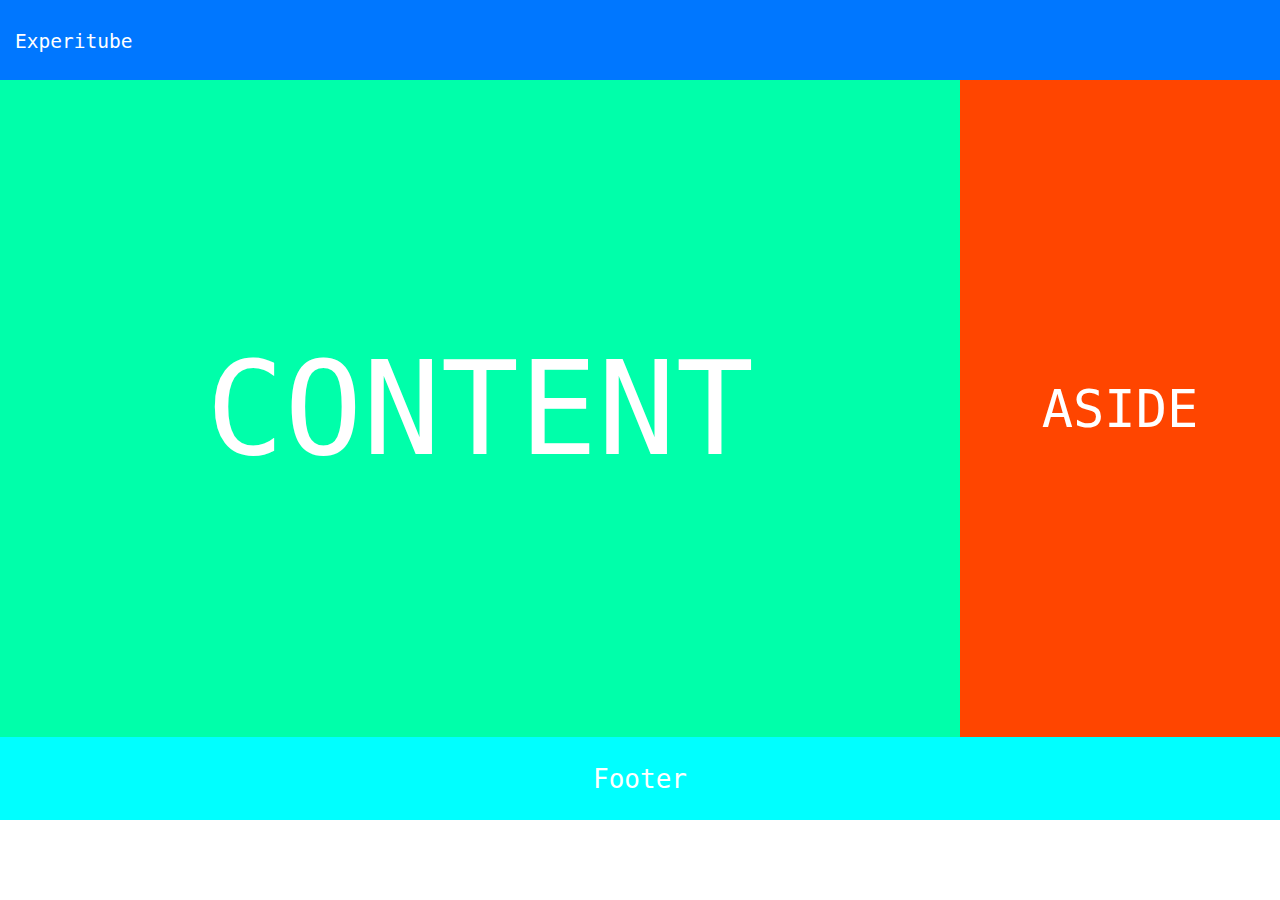
<file: Experitube/index.html>
<!DOCTYPE html>
<html lang="en">
<head>
    <meta charset="UTF-8">
    <meta http-equiv="X-UA-Compatible" content="IE=edge">
    <meta name="viewport" content="width=device-width, initial-scale=1.0">
    <title>Experitube</title>
    <link rel="stylesheet" href="style.css">
</head>
<body>
    <header>
        <p>Experitube</p>
    </header>
    <div class="main">
        <div class="left">
            <p>CONTENT</p>
        </div>
        <div class="right">
            <p>ASIDE</p>
        </div>
    </div>
    <footer>
        <p>Footer</p>
    </footer>
</body>
</html>
</file>
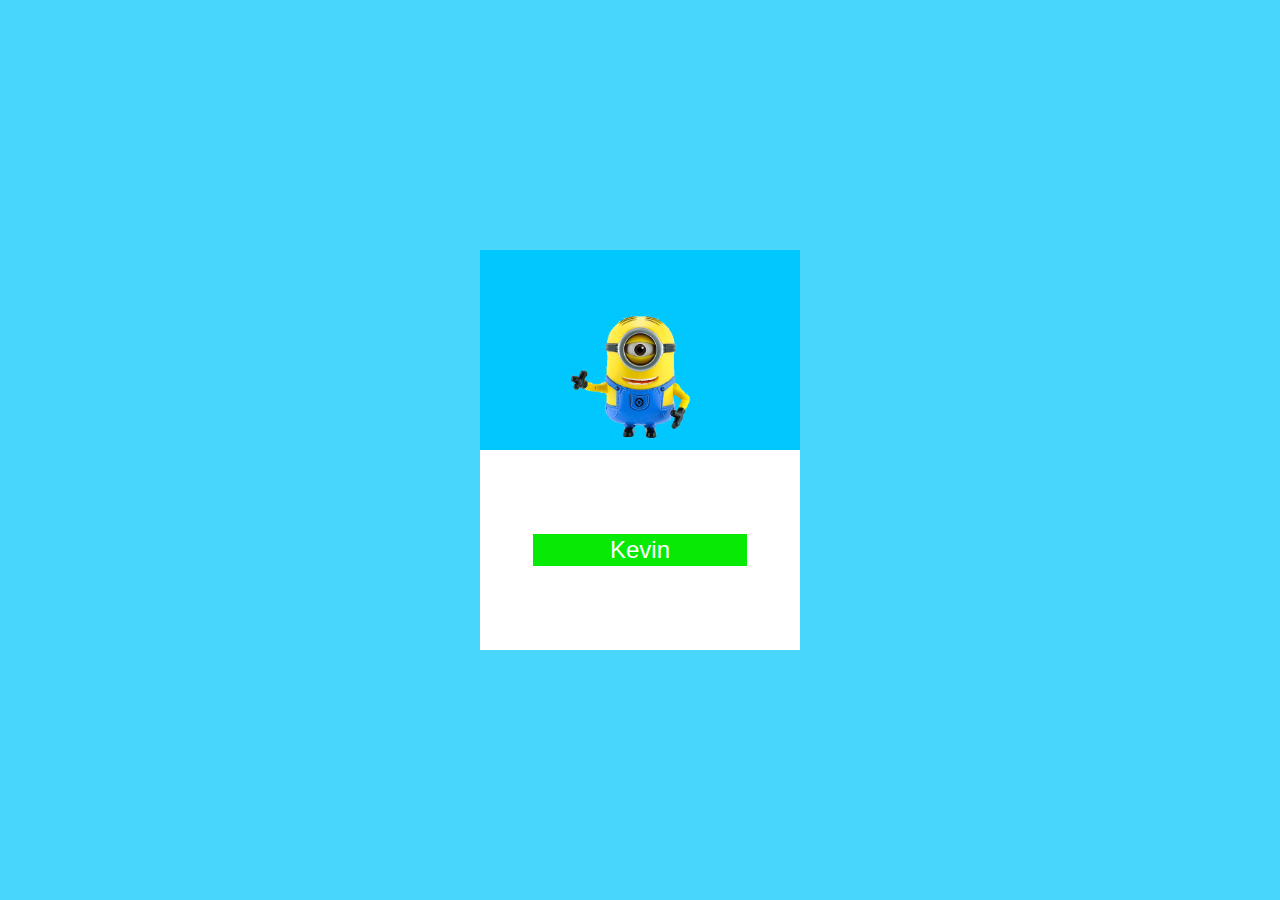
<file: minion-kevin/index.html>
<!DOCTYPE html>
<html lang="en">
<head>
    <meta charset="UTF-8">
    <meta http-equiv="X-UA-Compatible" content="IE=edge">
    <meta name="viewport" content="width=device-width, initial-scale=1.0">
    <title>exercise 6</title>
    <link rel="stylesheet" href="style.css">
</head>
<body>
    <div class="card">
        <div class="top">
            <img src="images/kevin.png" alt="" width="220" class="image">
        </div>
        <div class="bottom">
            <div class="name">Kevin</div>
        </div>
    </div>
</body>
</html>
</file>
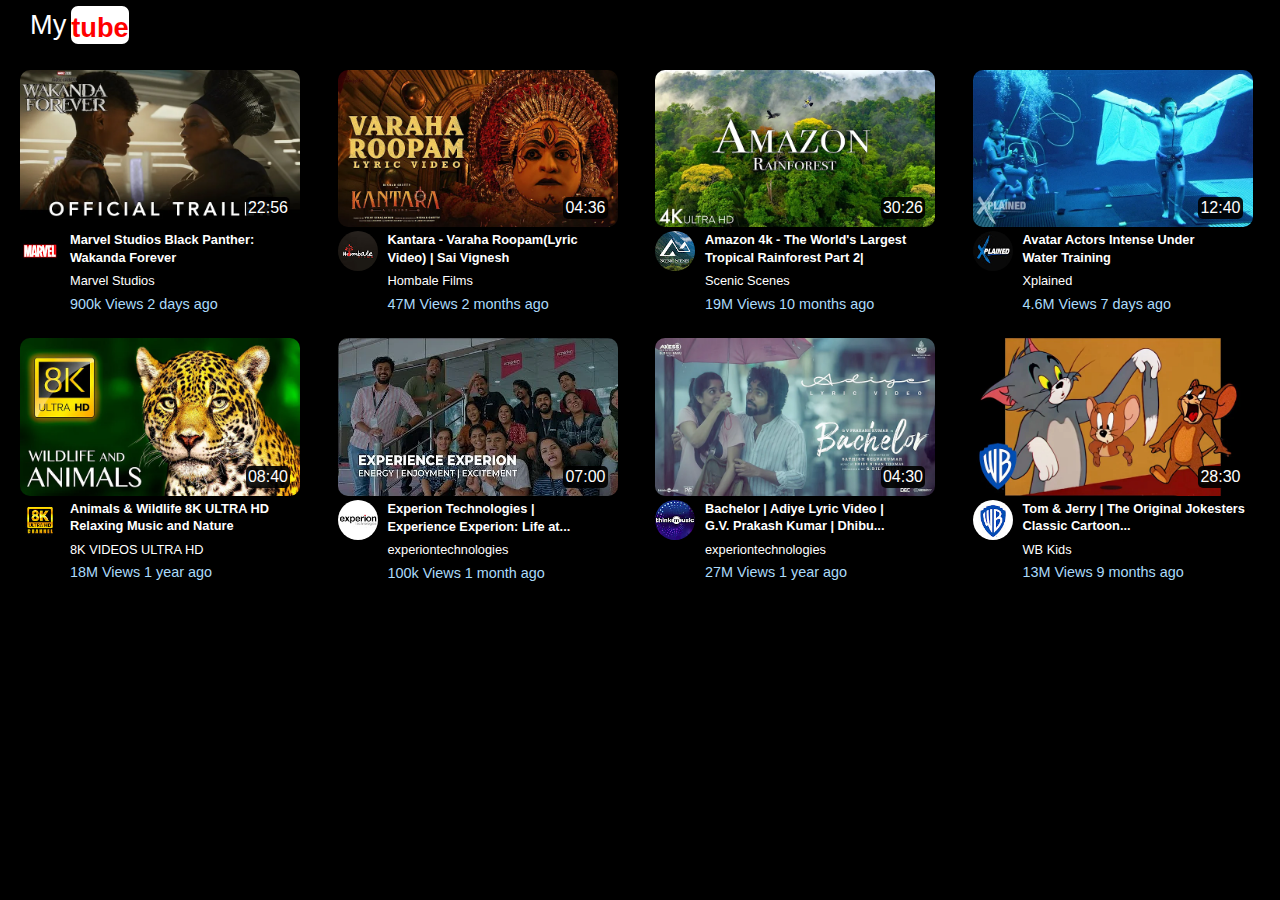
<file: Mytube/index.html>
<!DOCTYPE html>
<html lang="en">

<head>
    <meta charset="UTF-8">
    <meta http-equiv="X-UA-Compatible" content="IE=edge">
    <meta name="viewport" content="width=device-width, initial-scale=1.0">
    <title>MyTube</title>
    <link rel="stylesheet" href="style.css">
</head>

<body>
    <header>
        <span class="logo">My</span>
        <span class="logo-2">tube</span>
    </header>
    <div class="container">
        <div class="grid">
            <div class="grid-items">
                <div class="thumbnail-container">
                    <img src="images/wakanda.jpg" alt="wakanda forever" class="thumbnail">
                    <div class="duration">22:56</div>
                </div>
                <div class="video-details">
                    <img src="images/logo/marvel-logo.jpg" alt="marvel logo" class="channel-logo">
                    <div class="text-area">
                        <p class="title">Marvel Studios Black Panther:<br>Wakanda Forever</p>
                        <p class="title font-normal">Marvel Studios</p>
                        <p class="info">900k Views 2 days ago</p>
                    </div>
                </div>
            </div>
            <div class="grid-items">
                <div class="thumbnail-container">
                    <img src="images/kantara.jpg" alt="kantara" class="thumbnail">
                    <div class="duration">04:36</div>
                </div>
                <div class="video-details">
                    <img src="images/logo/kantara-logo.jpg" alt="kantara logo" class="channel-logo">
                    <div class="text-area">
                        <p class="title">Kantara - Varaha Roopam(Lyric Video) | Sai Vignesh</p>
                        <p class="title font-normal">Hombale Films</p>
                        <p class="info">47M Views 2 months ago</p>
                    </div>
                </div>
            </div>
            <div class="grid-items">
                <div class="thumbnail-container">
                    <img src="images/amazon.jpg" alt="amazon" class="thumbnail">
                    <div class="duration">30:26</div>
                </div>
                <div class="video-details">
                    <img src="images/logo/amazon-logo.jpg" alt="amazon rainforest" class="channel-logo">
                    <div class="text-area">
                        <p class="title">Amazon 4k - The World's Largest<br>Tropical Rainforest Part 2|</p>
                        <p class="title font-normal">Scenic Scenes</p>
                        <p class="info">19M Views 10 months ago</p>
                    </div>
                </div>
            </div>
            <div class="grid-items">
                <div class="thumbnail-container">
                    <img src="images/avatar.jpg" alt="avatar" class="thumbnail">
                    <div class="duration">12:40</div>
                </div>
                <div class="video-details">
                    <img src="images/logo/avatar-logo.jpg" alt="avatar" class="channel-logo">
                    <div class="text-area">
                        <p class="title">Avatar Actors Intense Under<br>Water Training</p>
                        <p class="title font-normal">Xplained</p>
                        <p class="info">4.6M Views 7 days ago</p>
                    </div>
                </div>
            </div>
            <div class="grid-items">
                <div class="thumbnail-container">
                    <img src="images/animals.jpg" alt="tiger" class="thumbnail">
                    <div class="duration">08:40</div>
                </div>
                <div class="video-details">
                    <img src="images/logo/animals-logo.jpg" alt="tiger" class="channel-logo">
                    <div class="text-area">
                        <p class="title">Animals & Wildlife 8K ULTRA HD<br>Relaxing Music and Nature</p>
                        <p class="title font-normal">8K VIDEOS ULTRA HD</p>
                        <p class="info">18M Views 1 year ago</p>
                    </div>
                </div>
            </div>
            <div class="grid-items">
                <div class="thumbnail-container">
                    <img src="images/experion.jpg" alt="Experion Technologies" class="thumbnail">
                    <div class="duration">07:00</div>
                </div>
                <div class="video-details">
                    <img src="images/logo/experion-logo.jpg" alt="Experion Technologies" class="channel-logo">
                    <div class="text-area">
                        <p class="title">Experion Technologies |<br>Experience Experion: Life at...</p>
                        <p class="title font-normal">experiontechnologies</p>
                        <p class="info">100k Views 1 month ago</p>
                    </div>
                </div>
            </div>
            <div class="grid-items">
                <div class="thumbnail-container">
                    <img src="images/bachelor.jpg" alt="Adiye Lyric Video" class="thumbnail">
                    <div class="duration">04:30</div>
                </div>
                <div class="video-details">
                    <img src="images/logo/thinkmusic-logo.jpg" alt="thinkMusic" class="channel-logo">
                    <div class="text-area">
                        <p class="title">Bachelor | Adiye Lyric Video |<br>G.V. Prakash Kumar | Dhibu...</p>
                        <p class="title font-normal">experiontechnologies</p>
                        <p class="info">27M Views 1 year ago</p>
                    </div>
                </div>
            </div>
            <div class="grid-items">
                <div class="thumbnail-container">
                    <img src="images/tom&jerry.jpg" alt="Tom and Jerry" class="thumbnail">
                    <div class="duration">28:30</div>
                </div>
                <div class="video-details">
                    <img src="images/logo/wb-logo.jpg" alt="WB" class="channel-logo">
                    <div class="text-area">
                        <p class="title">Tom & Jerry | The Original Jokesters<br>Classic Cartoon...</p>
                        <p class="title font-normal">WB Kids</p>
                        <p class="info">13M Views 9 months ago</p>
                    </div>
                </div>
            </div>
        </div>
    </div>
</body>

</html>
</file>
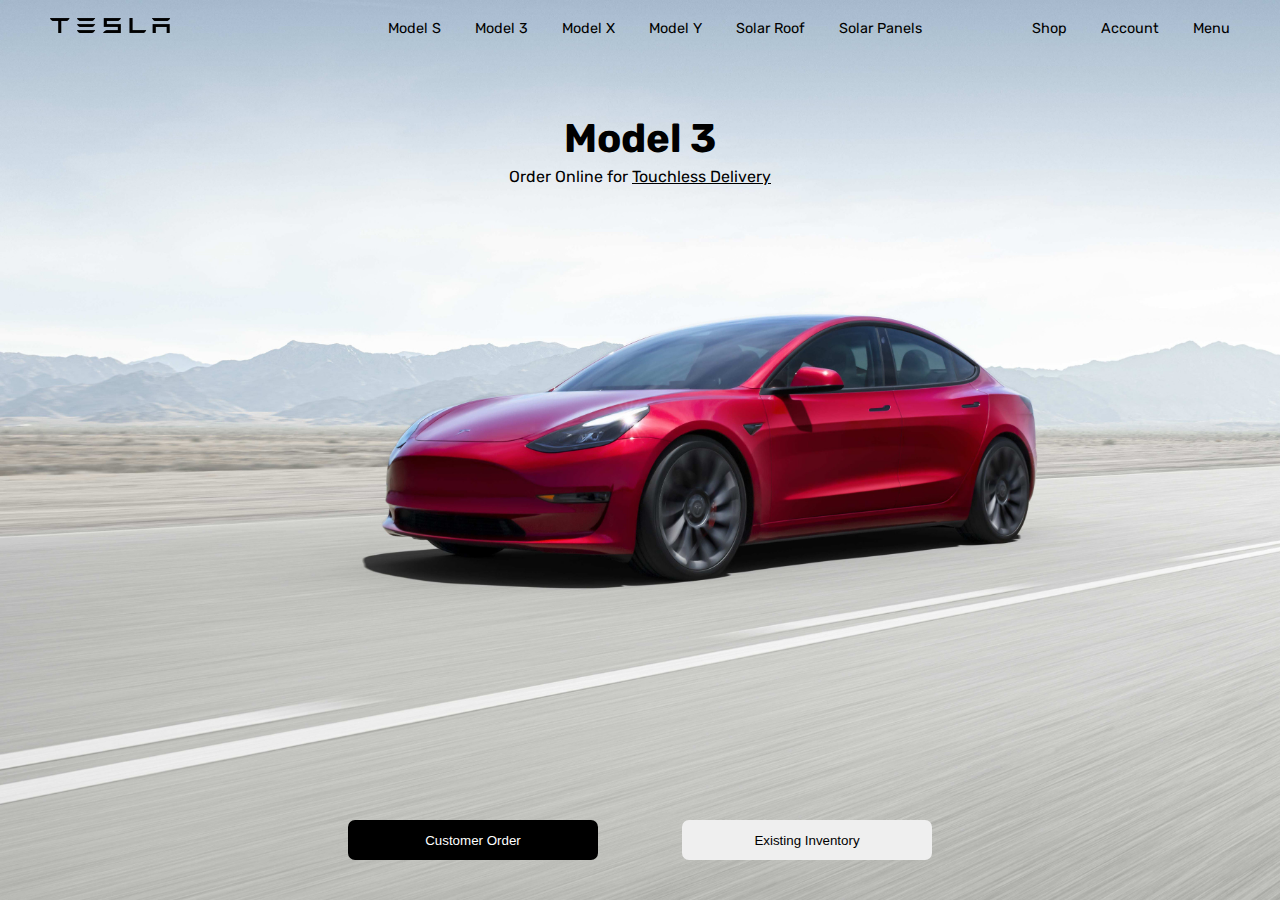
<file: tesla/index.html>
<!DOCTYPE html>
<html lang="en">

<head>
    <meta charset="UTF-8">
    <meta http-equiv="X-UA-Compatible" content="IE=edge">
    <meta name="viewport" content="width=device-width, initial-scale=1.0">
    <title>Tesla</title>
    <link rel="stylesheet" href="style/style.css">
</head>

<body>
    <header>
        <div class="logo">
            <img src="images/tesla-logo.png" alt="">
        </div>
        <nav id="main-nav">
            <a href="">Model S</a>
            <a href="">Model 3</a>
            <a href="">Model X</a>
            <a href="">Model Y</a>
            <a href="">Solar Roof</a>
            <a href="">Solar Panels</a>
        </nav>
        <nav>
            <a href="">Shop</a>
            <a href="">Account</a>
            <a href="" class="mr-0">Menu</a>
        </nav>
    </header>
    <div class="container">
        <div class="model">
            <h1>Model 3</h1>
            <p>Order Online for <span class="underline">Touchless Delivery</span></p>
        </div>
        <div class="buttons">
            <button class="btn btn-order">Customer Order</button>
            <button class="btn btn-inventory">Existing Inventory</button>
        </div>
    </div>
</body>

</html>
</file>
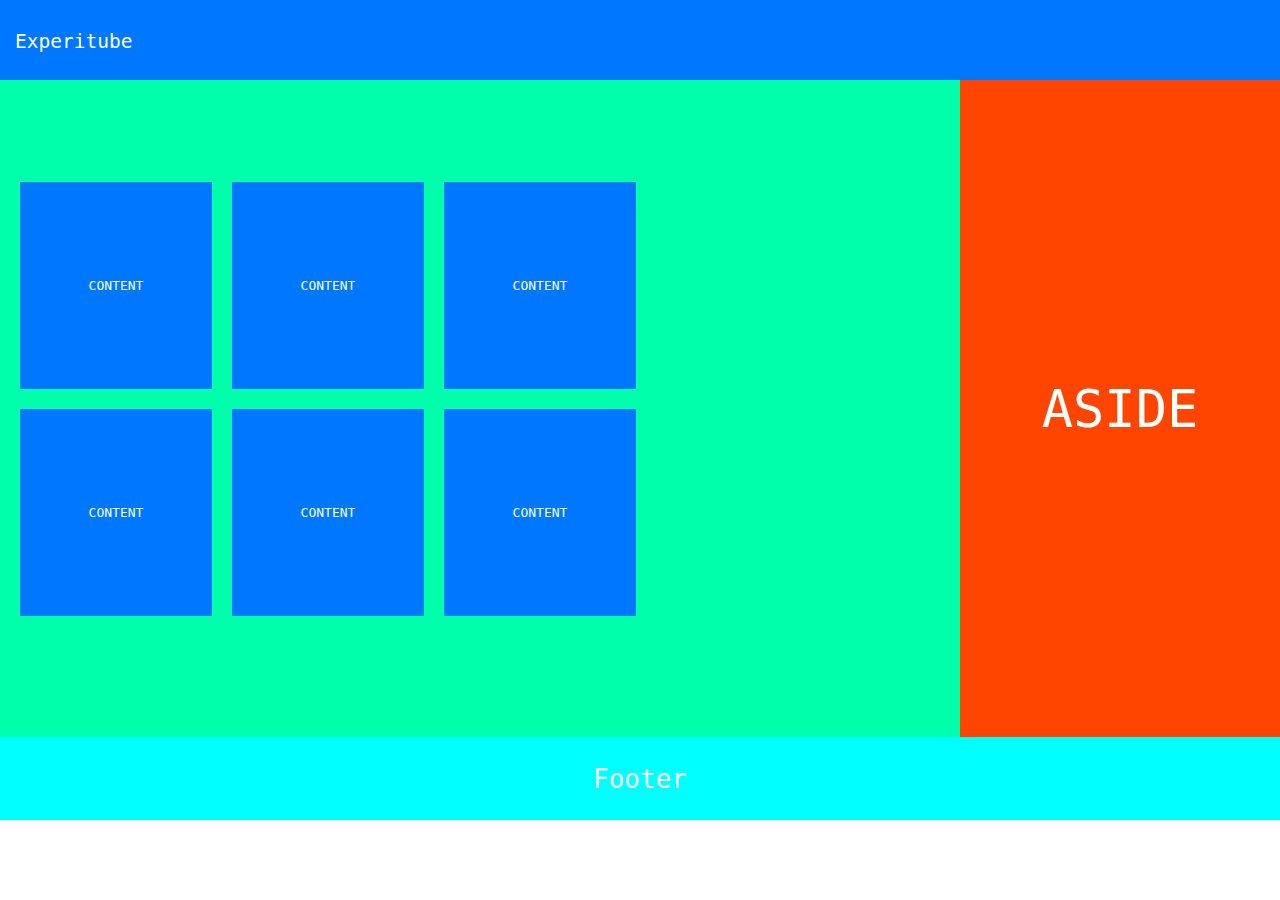
<file: Experitube/2/index.html>
<!DOCTYPE html>
<html lang="en">
<head>
    <meta charset="UTF-8">
    <meta http-equiv="X-UA-Compatible" content="IE=edge">
    <meta name="viewport" content="width=device-width, initial-scale=1.0">
    <title>Experitube</title>
    <link rel="stylesheet" href="style.css">
</head>
<body>
    <header>
        <p>Experitube</p>
    </header>
    <div class="main">
        <div class="left">
            <div class="row">
                <div class="content">
                    <p>CONTENT</p>
                </div>
                <div class="content">
                    <p>CONTENT</p>
                </div>
            </div>
            <div class="row">
                <div class="content">
                    <p>CONTENT</p>
                </div>
                <div class="content">
                    <p>CONTENT</p>
                </div>
            </div>
            <div class="row">
                <div class="content">
                    <p>CONTENT</p>
                </div>
                <div class="content">
                    <p>CONTENT</p>
                </div>
            </div>
        </div>
        <div class="right">
            <p>ASIDE</p>
        </div>
    </div>
    <footer>
        <p>Footer</p>
    </footer>
</body>
</html>
</file>
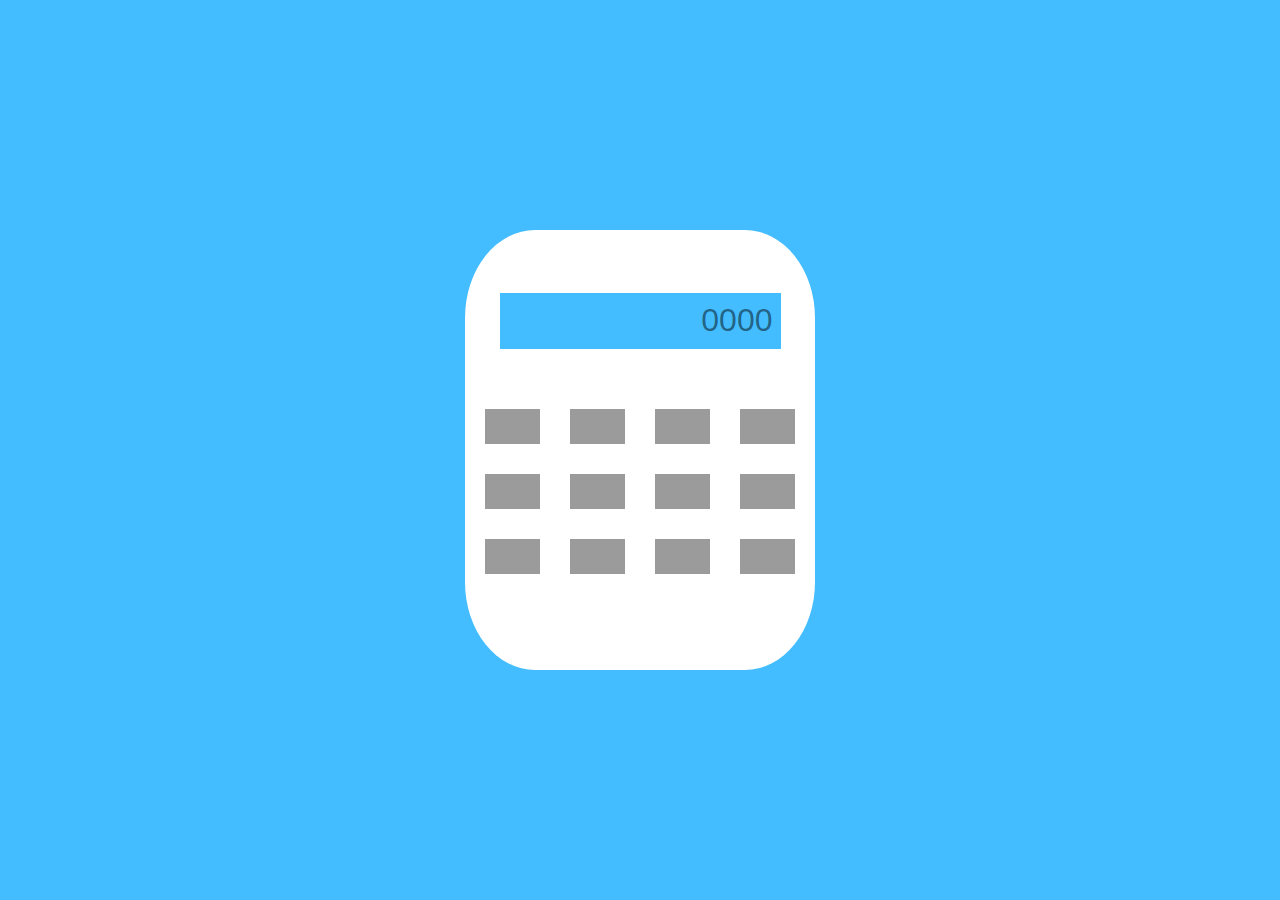
<file: calculator/calculator.html>
<!DOCTYPE html>
<html lang="en">
<head>
    <meta charset="UTF-8">
    <meta http-equiv="X-UA-Compatible" content="IE=edge">
    <meta name="viewport" content="width=device-width, initial-scale=1.0">
    <title>Document</title>
    <link rel="stylesheet" href="style.css">
</head>
<body>
    <div class="container">
        <div class="input"><span>0000</span></div>
        <div class="keypad">
            <div class="key"></div>
            <div class="key"></div>
            <div class="key"></div>
            <div class="key"></div>
            <div class="key"></div>
            <div class="key"></div>
            <div class="key"></div>
            <div class="key"></div>
            <div class="key"></div>
            <div class="key"></div>
            <div class="key"></div>
            <div class="key"></div>
        </div>
    </div>
</body>
</html>
</file>
<file: Experitube/style.css>
* {
    margin: 0;
    padding: 0;
}
body{
    font-family: monospace;
}
header {
    min-height: 50px;
    background-color: rgb(0, 119, 255);
    color: white;
    padding: 30px 0px 0px 15px;
    font-size: 1.5em;
}
.main{
    min-height: 73vh;
    display: flex;
    flex-direction: row;
    flex-wrap: wrap;
    justify-content: center;
}
.left{
    flex:3;
    background-color: rgb(0, 255, 170);
    color: white;
    display: flex;
    align-items: center;
    justify-content: center;
    font-size: 10em;
}
.right{
    flex: 1;
    background-color: orangered;
    color: white;
    display: flex;
    align-items: center;
    justify-content: center;
    font-size: 4em;
}
footer {
    color: white;
    font-size: 2em;
    min-height: 83px;
    background-color: aqua;
    display: flex;
    align-items: center;
    justify-content: center;
}
</file>
<file: minion-kevin/style.css>
*{
    margin: 0;
}
body{
    background-color: rgb(73, 214, 253);
    height: 100vh;
    display: flex;
    align-items: center;
    justify-content: center;
}
.card{
    background-color: white;
    width: 320px;
    height: 400px;
    display: flex;
    flex-direction: column;
    align-items: center;
    justify-content: center;
}
.top{
    flex: 1;
    background-color: rgb(0, 200, 255);
    width: inherit;
    display: flex;
}
.image{
    margin: auto auto 0px auto;
}
.bottom{
    flex: 1;
    display: flex;
    align-items: center;
    justify-content: center;
}
.name{
    width: 210px;
    padding: 2px;
    font-size: 1.5em;
    font-family: sans-serif;
    background-color: rgb(6, 234, 6);
    color: white;
    text-align: center;
}
</file>
<file: Mytube/style.css>
*{
    margin: 0px;
}
body{
    background-color: black;
    color: white;
}
header {
    min-height: 50px;
    background-color: black;
    position: relative;
    top: 0;
    padding: 0 30px;
    color: white;
    font-family: sans-serif;
    display: flex;
    align-items: center;
}
.logo ,.logo-2{
    font-size: 1.7em;
}
.logo-2{
    background-color: white;
    color: red;
    border-radius: 7px;
    margin-left: 5px;
    font-weight: bold;
    padding-top: 6px;
}
.grid{
    display: grid;
    grid-template-columns: repeat(4, 1fr);
    column-gap: 30px;
    row-gap: 25px;
    padding: 20px;
}
.grid-items{
    width: 280px;
}
.thumbnail{
    width:100%;
    border-radius: 10px;
}
.channel-logo {
    width: 40px;
    height: 40px;
    border-radius: 50%;
}
.video-details{
    display: flex;
    width: 100%;
    font-family: "Roboto","Arial",sans-serif;
    overflow: hidden;
}
.title{
    font-size: .8em;
    font-weight: bold;
    margin-bottom: 6px;
}
.text-area{
    line-height: 1.1em;
    display: flex;
    flex-direction: column;
    margin-left: 10px;
}
.font-normal{
    font-weight: normal;
}
.info{
    font-size: .9em;
    color: rgb(171, 219, 251);
}
.thumbnail-container{
    position: relative;
    text-align: center;
    color: white;
}
.duration {
    padding: 2px;
    font-family: sans-serif;
    position: absolute;
    bottom: 12px;
    right: 10px;
    background-color: rgba(0, 0, 0, 0.904);
    border-radius: 5px;
}
@media screen and (max-width:480px) {
    .grid{
        grid-template-columns: repeat(1, 1fr);
    }
}
</file>
<file: tesla/style/style.css>
@import url('https://fonts.googleapis.com/css2?family=Lato:wght@700&display=swap');
@import url('https://fonts.googleapis.com/css2?family=Rubik&display=swap');
*{
    margin: 0px;
    padding: 0px;
}
body{
    font-family: 'Rubik', sans-serif;
    background: url("../images/tesla.jpg");
    background-repeat: no-repeat;
    background-size: cover;
    background-attachment: fixed;
    /* background-position: center; */
}
header {
    min-height: 55px;
    position: sticky;
    top: 0;
    padding: 0 50px;
    color: white;
    display: flex;
    align-items: center;
}
.logo>img{
    width: 120px;
}
#main-nav{
    margin-left: auto;
    margin-right: 80px;
}
nav>a{
    color: black;
    text-decoration: none;
    font-size: .9em;
    margin-right: 30px;
}
.mr-0{
    margin-right: 0;
}
.container{
    text-align: center;
    display: flex;
    flex-direction: column;
    align-items: center;
}
.model{
    margin-top: 60px;
}
.model>h1{
    font-size: 2.5em;
}
.model>p{
    margin-top: 5px;
}
.underline{
    text-decoration: underline;
}
.buttons{
    position: absolute;
    bottom: 40px;
}
.btn{
    width: 250px;
    height: 40px;
    border: none;
    border-radius: 7px;
}
.btn-order{
    color: white;
    background-color: black;
    margin-right: 80px;
}
</file>
<file: Experitube/2/style.css>
* {
    margin: 0;
    padding: 0;
}
body{
    font-family: monospace;
}
header {
    min-height: 50px;
    background-color: rgb(0, 119, 255);
    color: white;
    padding: 30px 0px 0px 15px;
    font-size: 1.5em;
}
.main{
    min-height: 73vh;
    display: flex;
    flex-direction: row;
    flex-wrap: wrap;
    justify-content: center;
}
.left{
    flex:3;
    background-color: rgb(0, 255, 170);
    color: white;
    display: flex;
    align-items: center;
}
.right{
    flex: 1;
    background-color: orangered;
    color: white;
    display: flex;
    align-items: center;
    justify-content: center;
    font-size: 4em;
}
footer {
    color: white;
    font-size: 2em;
    min-height: 83px;
    background-color: aqua;
    display: flex;
    align-items: center;
    justify-content: center;
}
.content{
    background-color: rgb(0, 119, 255);;
    width: 15vw;
    height: 23vh;
    display: flex;
    align-items: center;
    justify-content: center;
    margin-left: 20px;
    margin-bottom: 20px;
}
</file>
<file: calculator/style.css>
*{
    margin: 0;
}
body{
    background-color: rgba(0, 166, 255, 0.737);
    display: flex;
    justify-content: center;
    align-items: center;
    height: 100vh;
    font-family: sans-serif;
}
.container{
    width: 350px;
    height: 430px;
    background-color: white;
    border-radius: 20%;
    display: flex;
    align-items: center;
    flex-direction: column;
    padding-top: 10px;
}
.input{
    margin-top: 15px;
    background-color: rgba(0, 166, 255, 0.737);
    color: rgba(0, 0, 0, 0.495);
    width: 270px;
    height: 50px;
    margin-top: 15%;
    font-size: 2em;
    display: flex;
    align-items: center;
    justify-content: end;
    padding: 3px;
    padding-right: 8px;
}
.keypad{
    margin-top: 60px;
    display: grid;
    grid-template-columns: repeat(4,1fr);
    column-gap: 30px;
    row-gap: 30px;
}
.key{
    width: 55px;
    height: 35px;
    background-color: rgba(128, 128, 128, 0.79);
}
</file>
